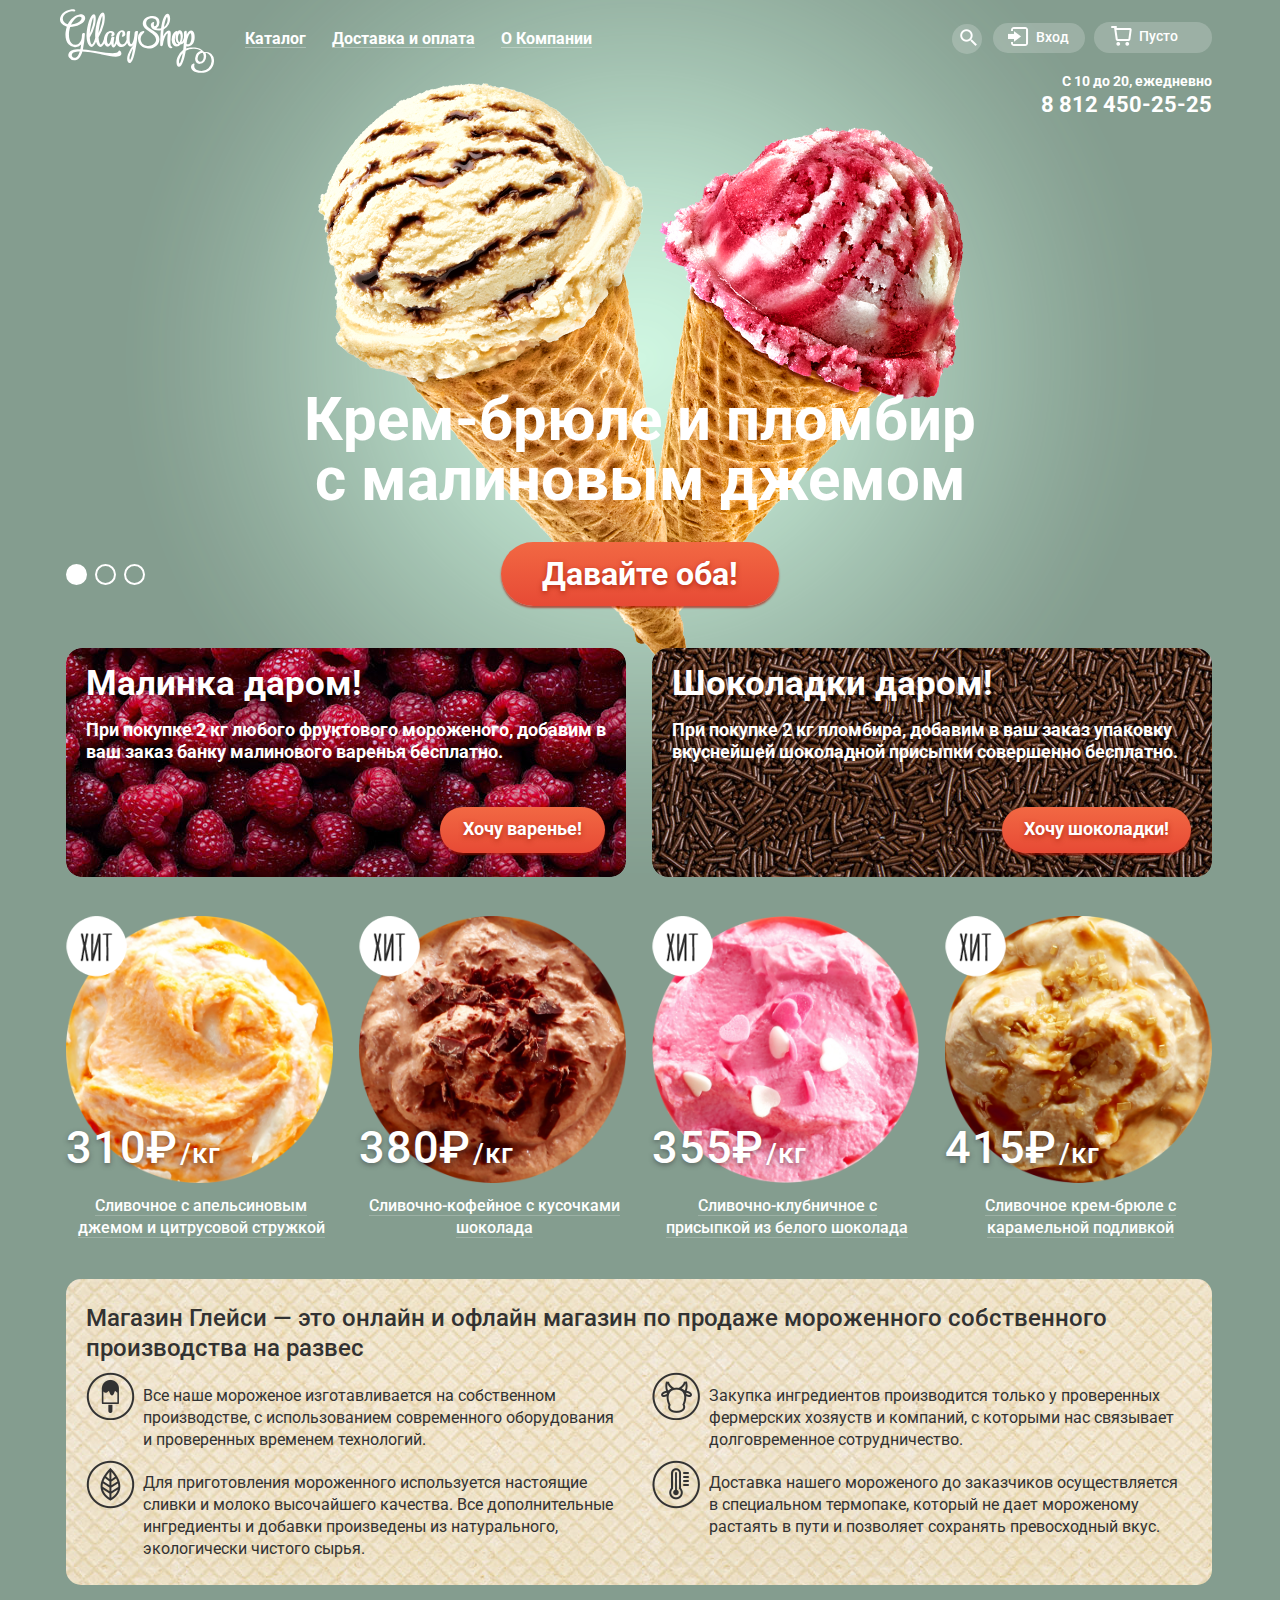
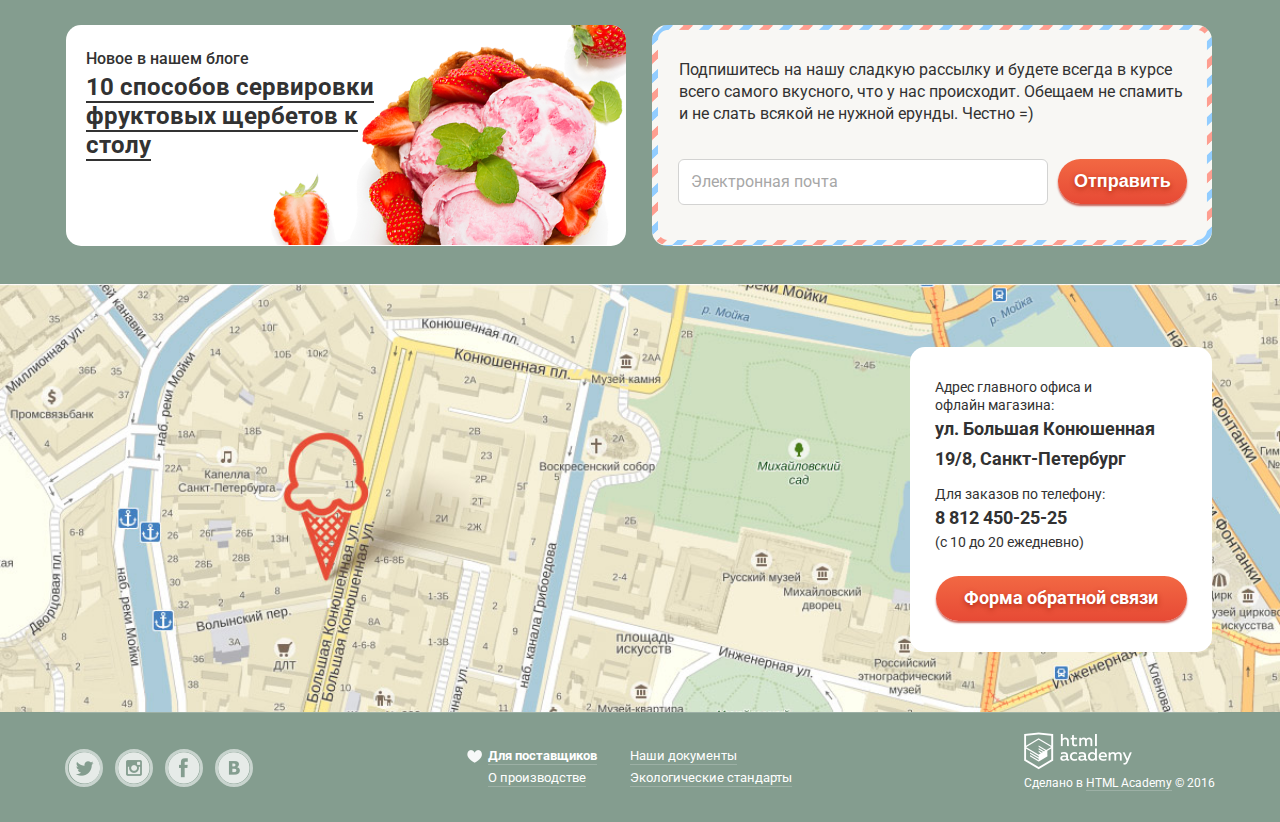
<file: index.html>
<!DOCTYPE html>
<html lang="ru">

<head>
    <meta charset="utf-8">
    <title>HTML Academy: Глейси</title>
    <link href="https://fonts.googleapis.com/css?family=Roboto:400,500,700&amp;subset=cyrillic,cyrillic-ext" rel="stylesheet">
    <link rel="stylesheet" href="css/normalize.css">
    <link href="css/min.style.css" rel="stylesheet">
</head>

<body>
    <input type="radio" name="toggle" id="btn-1" checked>
    <input type="radio" name="toggle" id="btn-2">
    <input type="radio" name="toggle" id="btn-3">
    <div class="site-wrapper">
        <div class="content-wrapper">
            <header>
                <div class="clearfix">
                    <nav class="main-navigation">
                        <img src="img/logo.svg" alt="Лого Gllacyshop" width="154" height="64">
                        <ul class="main-menu">
                            <li>
                                <a class="main-menu-item" href="inner.html">Каталог</a>
                                <ul class="sub-menu">
                                    <li class="sub-menu-title"><a href="#">Новинки</a>
                                    </li>
                                    <li><a href="inner.html">Сливочное</a>
                                    </li>
                                    <li><a href="#">Щербеты</a>
                                    </li>
                                    <li><a href="#">Фруктовый лед</a>
                                    </li>
                                    <li><a href="#">Мелорин</a>
                                    </li>
                                </ul>
                            </li>
                            <li><a class="main-menu-item" href="#">Доставка и оплата</a>
                            </li>
                            <li><a class="main-menu-item" href="#">О Компании</a>
                            </li>
                        </ul>
                    </nav>
                    <div class="user-block">
                        <div class="search">
                            <form class="finder" action="#" method="get">
                                <div>
                                    <input class="input-text" id="search" type="text" name="search" required>
                                    <label for="search">Что ищем?</label>
                                </div>
                                <button type="submit"></button>
                            </form>
                        </div>
                        <div class="divlog">
                            <a class="login" href="#">Вход</a>
                            <form class="login-form" action="#" method="post">
                                <input class="login-mail" id="login-mail" type="text" name="email" required>
                                <label for="login-mail">Электронная почта</label>
                                <input class="login-psw" id="login-psw" type="password" name="password" required>
                                <label for="login-psw">Пароль</label>
                                <button class="btn" type="submit">Войти</button>
                                <div>
                                    <a href="#">Забыли пароль?</a>
                                    <a href="#">Новая регистрация</a>
                                </div>
                            </form>
                        </div>
                        <div class="basket">
                            <a class="cart cart-empty" href="#">Пусто</a>
                        </div>
                    </div>
                </div>
                <div class="opentime">
                    <span>С 10 до 20, ежедневно<br><b>8 812 450-25-25</b></span>
                </div>
            </header>
            <div class="container slider">
                <div class="slide" id="slide1">
                    <div class="slide-title">Крем-брюле и пломбир с малиновым джемом</div>
                    <a class="btn slide-btn" href="#">Давайте оба!</a>
                </div>
                <div class="slide" id="slide2">
                    <div class="slide-title">Шоколадный пломбир и лимонный сорбет</div>
                    <a class="btn slide-btn" href="#">Давайте оба!</a>
                </div>
                <div class="slide" id="slide3">
                    <div class="slide-title">Пломбир с помадкой и клубничный щербет</div>
                    <a class="btn slide-btn" href="#">Давайте оба!</a>
                </div>
                <div class="slider-controls">
                    <label for="btn-1"></label>
                    <label for="btn-2"></label>
                    <label for="btn-3"></label>
                </div>
            </div>

            <main>
                <div class="rasp-chocco">
                    <div class="raspberry">
                        <h2>Малинка даром!</h2>
                        <p>При покупке 2 кг любого фруктового мороженого, добавим в ваш заказ банку малинового варенья бесплатно.</p>
                        <a class="btn" href="#">Хочу варенье!</a>
                    </div>
                    <div class="choccolate">
                        <h2>Шоколадки даром!</h2>
                        <p>При покупке 2 кг пломбира, добавим в ваш заказ упаковку вкуснейшей шоколадной присыпки совершенно бесплатно.</p>
                        <a class="btn" href="#">Хочу шоколадки!</a>
                    </div>
                </div>
                <section>
                    <div class="hit">
                        <img class="superhit" src="img/hit.png" width="61" height="61" alt="ХИТ">
                        <img class="center" src="img/creamy-orange_1.png" width="267" height="267" alt="Сливочное мороженое с апельсиновым джемом и цитрусовой стружкой">
                        <h3>310₽<span class="kilo">/кг</span></h3>
                        <p><span class="icecream-name">Сливочное с апельсиновым джемом и цитрусовой стружкой</span>
                        </p>
                        <div class="hover-block">
                            <a class="btn" href="#">Быстрый просмотр</a>
                        </div>
                    </div>
                    <div class="hit">
                        <img class="superhit" src="img/hit.png" width="61" height="61" alt="ХИТ">
                        <img class="center" src="img/creamy-coffee_2.png" width="267" height="267" alt="Сливочно-кофейное мороженое с кусочками шоколада">
                        <h3>380₽<span class="kilo">/кг</span></h3>
                        <p><span class="icecream-name">Сливочно-кофейное с кусочками шоколада</span>
                        </p>
                        <div class="hover-block">
                            <a class="btn" href="#">Быстрый просмотр</a>
                        </div>
                    </div>
                    <div class="hit">
                        <img class="superhit" src="img/hit.png" width="61" height="61" alt="ХИТ">
                        <img class="center" src="img/creamy-strawberry_3.png" width="267" height="267" alt="Сливочно-клубничное мороженое с присыпкой из белого шоколада">
                        <h3>355₽<span class="kilo">/кг</span></h3>
                        <p><span class="icecream-name">Сливочно-клубничное с<br> присыпкой из белого шоколада</span>
                        </p>
                        <div class="hover-block">
                            <a class="btn" href="#">Быстрый просмотр</a>
                        </div>
                    </div>
                    <div class="hit">
                        <img class="superhit" src="img/hit.png" width="61" height="61" alt="ХИТ">
                        <img class="center" src="img/creamy-crembrulle_4.png" width="267" height="267" alt="Сливочное крем-брюле с карамельной подливкой">
                        <h3>415₽<span class="kilo">/кг</span></h3>
                        <p><span class="icecream-name">Сливочное крем-брюле с карамельной подливкой</span>
                        </p>
                        <div class="hover-block">
                            <a class="btn" href="#">Быстрый просмотр</a>
                        </div>
                    </div>
                </section>
                <div class="preferences">
                    <h3>Магазин Глейси &mdash; это онлайн и офлайн магазин по продаже мороженного собственного производства на развес</h3>
                    <ul>
                        <li class="ico_icecream">
                            Все наше мороженое изготавливается на собственном производстве, с использованием современного оборудования и проверенных временем технологий.
                        </li>
                        <li class="ico_cow">
                            Закупка ингредиентов производится только у проверенных фермерских хозяуств и компаний, с которыми нас связывает долговременное сотрудничество.
                        </li>
                        <li class="ico_list">
                            Для приготовления мороженного используется настоящие сливки и молоко высочайшего качества. Все дополнительные ингредиенты и добавки произведены из натурального, экологически чистого сырья.
                        </li>
                        <li class="ico_thermometer">
                            Доставка нашего мороженого до заказчиков осуществляется в специальном термопаке, который не дает мороженому растаять в пути и позволяет сохранять превосходный вкус.
                        </li>
                    </ul>
                </div>
                <div class="news-subs">
                    <div class="news">
                        <p>Новое в нашем блоге</p>
                        <div><a href="#">10 способов сервировки фруктовых щербетов к столу</a>
                        </div>
                    </div>
                    <div class="subscribe">
                        <p>Подпишитесь на нашу сладкую рассылку и будете всегда в курсе всего самого вкусного, что у нас происходит. Обещаем не спамить и не слать всякой не нужной ерунды. Честно =)</p>
                        <form action="#" method="post">
                            <input class="sender-text" id="email" type="text" name="email" required>
                            <label for="email">Электронная почта</label>
                            <input class="sender-button btn" type="submit" name="submit" value="Отправить">
                        </form>
                    </div>
                </div>
                <article class="map">
                    <div class="map-container">
                        <div class="map-adres">
                            <p>Адрес главного офиса и
                                <br> офлайн магазина:
                                <br>
                                <b>ул. Большая Конюшенная 19/8, Санкт-Петербург</b>
                            </p>
                            <p>Для заказов по телефону:
                                <br>
                                <b>8 812 450-25-25</b>
                                <br> (с 10 до 20 ежедневно)</p>
                            <a class="map-button btn" href="#">Форма обратной связи</a>
                        </div>
                    </div>
                    <div id="yandex-map"><img src="img/map.jpg" alt="Карта" width="1200" height="428">
                    </div>
                </article>
            </main>

            <footer>
                <div class="footer">
                    <div class="share">
                        <a class="social social-tw" href="#"></a>
                        <a class="social social-insta" href="#"></a>
                        <a class="social social-fb" href="#"></a>
                        <a class="social social-vk" href="#"></a>
                    </div>
                    <div class="links">
                        <div class="left-col">
                            <a href="#">Для поставщиков</a>
                            <a href="#">О производстве</a>
                        </div>
                        <div class="right-col">
                            <a href="#">Наши документы</a>
                            <a href="#">Экологические стандарты</a>
                        </div>
                    </div>
                    <div class="copyright">
                        <a href="https://htmlacademy.ru"><img src="img/logo-academy.png" width="108" height="38" alt="HTML Academy">
                        </a>
                        <span>Сделано в <a href="https://htmlacademy.ru">HTML Academy</a> &copy; 2016</span>
                    </div>
                </div>
            </footer>

            <div class="modal-content">
                <button class="modal-content-close" type="button" title="Закрыть">Закрыть</button>
                <h2>Мы обязательно вам ответим!</h2>
                <form class="feedback-form" id="feedback-form" action="https://echo.htmlacademy.ru" method="post">
                    <input id="name" type="text" name="name" required>
                    <label class="feedback-name-lbl" for="name">Как вас зовут?</label>
                    <input id="e-mail" type="text" name="e-mail" required>
                    <label class="feedback-mail-lbl" for="e-mail">Ваша почта для ответа?</label>
                    <textarea id="feedback-text" name="feedback-text" rows="4" cols="49" required></textarea>
                    <label class="feedback-text-lbl" for="feedback-text">Напишите что-нибудь ...</label>
                    <button class="btn send-feedback" type="submit" form="feedback-form" formaction="feedback-form.html">Отправить</button>
                </form>
            </div>
            <div class="modal-overlay"></div>
        </div>
    </div>
    <script type="text/javascript" src="js/min.script.js"></script>
    <script type="text/javascript" charset="utf-8" async src="https://api-maps.yandex.ru/services/constructor/1.0/js/?sid=0Sn4v10ATv1Mz7Gz94NnlWiecp0zEXyD&amp;width=100%25&amp;height=430&amp;id=yandex-map&amp;lang=ru_RU&amp;sourceType=constructor&amp;scroll=true"></script>
</body>

</html>
</file>
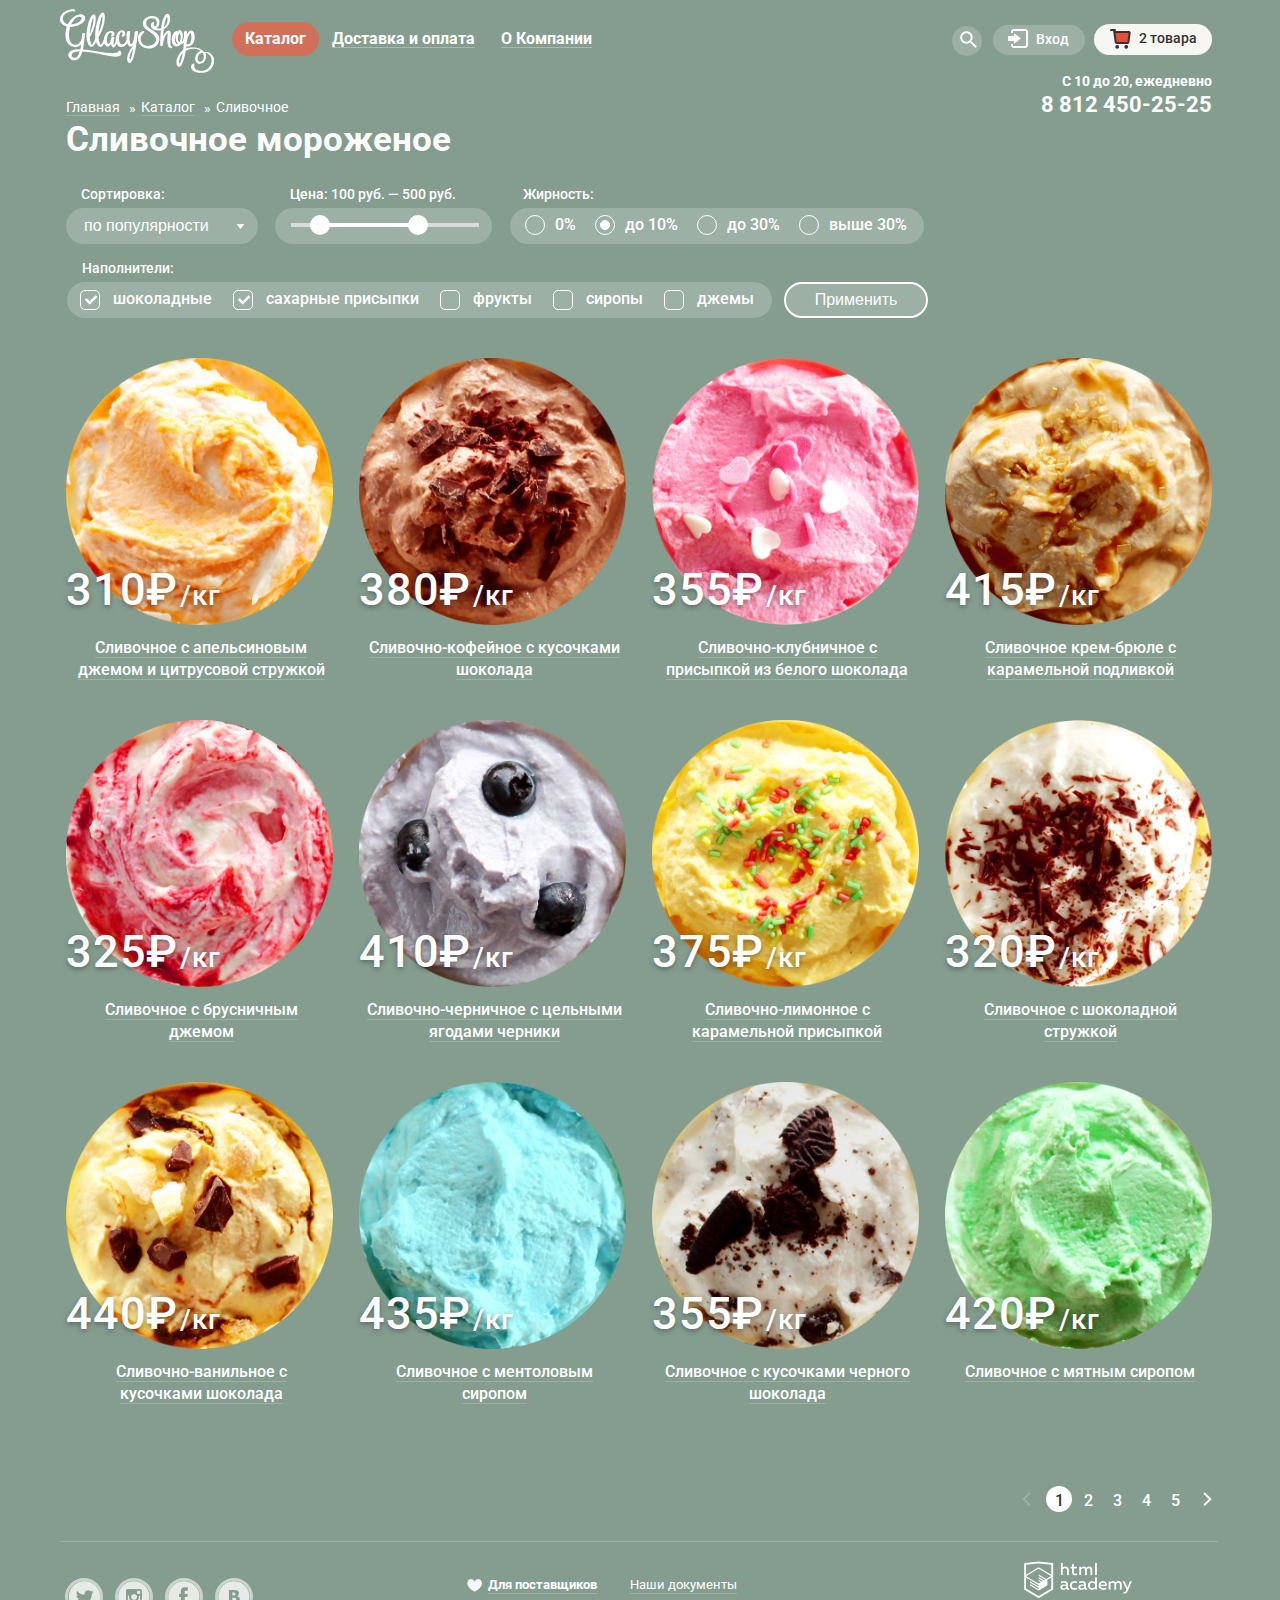
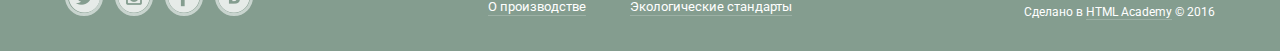
<file: inner.html>
<!DOCTYPE html>
<html lang="ru">

<head>
    <meta charset="utf-8">
    <title>HTML Academy: Глейси</title>
    <link href="https://fonts.googleapis.com/css?family=Roboto:400,500,700&amp;subset=cyrillic,cyrillic-ext" rel="stylesheet">
    <link rel="stylesheet" href="css/normalize.css">
    <link href="css/min.style.css" rel="stylesheet">
</head>

<body>
    <div class="content-wrapper">
        <header>
            <div class="clearfix">
                <nav class="main-navigation">
                    <a href="index.html"><img src="img/logo.svg" alt="Лого Gllacyshop" width="154" height="64">
                    </a>
                    <ul class="main-menu">
                        <li>
                            <a class="main-menu-item current-main-menu">Каталог</a>
                            <ul class="sub-menu">
                                <li class="sub-menu-title"><a href="#">Новинки</a>
                                </li>
                                <li><a class="sub-menu-current">Сливочное</a>
                                </li>
                                <li><a href="#">Щербеты</a>
                                </li>
                                <li><a href="#">Фруктовый лед</a>
                                </li>
                                <li><a href="#">Мелорин</a>
                                </li>
                            </ul>
                        </li>
                        <li><a class="main-menu-item" href="#">Доставка и оплата</a>
                        </li>
                        <li><a class="main-menu-item" href="#">О Компании</a>
                        </li>
                    </ul>
                </nav>
                <div class="user-block">
                    <div class="search">
                        <form class="finder" action="#" method="get">
                            <div>
                                <input class="input-text" id="search" type="text" name="search" required>
                                <label for="search">Что ищем?</label>
                            </div>
                            <button type="submit"></button>
                        </form>
                    </div>
                    <div class="divlog">
                        <a class="login" href="#">Вход</a>
                        <form class="login-form" id="login-form" action="#" method="post">
                            <input class="login-mail" id="login-mail" type="text" name="email" required>
                            <label for="login-mail">Электронная почта</label>
                            <input class="login-psw" id="login-psw" type="password" name="password" required>
                            <label for="login-psw">Пароль</label>
                            <button class="btn" type="submit" form="login-form" formaction="enter.html">Войти</button>l
                            <div>
                                <a href="#">Забыли пароль?</a>
                                <a href="#">Новая регистрация</a>
                            </div>
                        </form>
                    </div>
                    <div class="basket">
                        <a class="cart cart-full" href="#">2 товара</a>
                        <div class="cart-order">
                            <table>
                                <tr>
                                    <td>
                                        <a href=""><img src="img/X.png" width="11" height="11" alt="Крест закрытия">
                                        </a>
                                    </td>
                                    <td><img src="img/icecream-small1.png" width="33" height="33" alt="Пломбир с апельсиновым джемом">
                                    </td>
                                    <td>Пломбир с апельсиновым джемом</td>
                                    <td>1,5 кг х <span>200 руб.</span>
                                    </td>
                                    <td>300 руб.</td>
                                </tr>
                                <tr>
                                    <td>
                                        <a href=""><img src="img/X.png" width="11" height="11" alt="Крест закрытия">
                                        </a>
                                    </td>
                                    <td><img src="img/icecream-small2.png" width="33" height="33" alt="Клубничный пломбир с присыпкой из белого шоколада">
                                    </td>
                                    <td>Клубничный пломбир с присыпкой
                                        <br> из белого шоколада</td>
                                    <td>1,5 кг х <span>300 руб.</span>
                                    </td>
                                    <td>450 руб.</td>
                                </tr>
                            </table>
                            <p>Итого: 750 руб.</p>
                            <button class="btn" type="submit" formaction="order.html">Оформить заказ</button>
                        </div>
                    </div>
                </div>
            </div>
            <div class="opentime">
                <span>С 10 до 20, ежедневно<br><b>8 812 450-25-25</b></span>
            </div>
        </header>
        <main>
            <ul class="breadcrumbs">
                <li><a href="index.html">Главная</a>
                </li>
                <li><a href="#">Каталог</a>
                </li>
                <li>Сливочное</li>
            </ul>
            <h1>Сливочное мороженое</h1>
            <div class="filters">
                <form id="filters-form" action="#" method="get">
                    <div class="sorting">
                        <span>Сортировка:</span>
                        <div class="sort">
                            <select name="sort" id="sort">
                                <option value="popular">по популярности</option>
                                <option value="cheap">сначало недорогие</option>
                                <option value="cher">сначало дорогие</option>
                                <option value="fat">по жирности</option>
                            </select>
                        </div>
                    </div>
                    <div class="pricing">
                        <span>Цена: 100 руб. &mdash; 500 руб.</span>
                        <div class="range-controls">
                            <div class="scale">
                                <div class="bar"></div>
                            </div>
                            <div class="toggle min-toggle"></div>
                            <div class="toggle max-toggle"></div>
                        </div>
                    </div>
                    <div class="fatness">
                        <span>Жирность:</span>
                        <fieldset>
                            <input type="radio" name="fat" id="fat0" value="0%">
                            <label class="filters=label" for="fat0">0%</label>
                            <input type="radio" name="fat" id="fat10" value="10%" checked>
                            <label class="filters=label" for="fat10">до 10%</label>
                            <input type="radio" name="fat" id="fat-less30" value="less30%">
                            <label class="filters=label" for="fat-less30">до 30%</label>
                            <input type="radio" name="fat" id="fat-more30" value="more30%">
                            <label class="filters=label" for="fat-more30">выше 30%</label>
                        </fieldset>
                    </div>
                    <div class="filler">
                        <span>Наполнители:</span>
                        <fieldset>
                            <input type="checkbox" name="fill-chocco" id="fill-chocco" value="fill-chocco" checked>
                            <label class="filter-label" for="fill-chocco">шоколадные</label>
                            <input type="checkbox" name="fill-sugar" id="fill-sugar" value="fill-sugar" checked>
                            <label class="filter-label" for="fill-sugar">сахарные присыпки</label>
                            <input type="checkbox" name="fill-fruit" id="fill-fruit" value="fill-fruit">
                            <label class="filter-label" for="fill-fruit">фрукты</label>
                            <input type="checkbox" name="fill-sirop" id="fill-sirop" value="fill-sirop">
                            <label class="filter-label" for="fill-sirop">сиропы</label>
                            <input type="checkbox" name="fill-jam" id="fill-jam" value="fill-jam">
                            <label class="filter-label" for="fill-jam">джемы</label>
                        </fieldset>
                    </div>
                    <button class="filter-form-submit" type="submit" form="filters-form" formaction="result.html">Применить</button>
                </form>
            </div>
            <section class="icecream">
                <div class="hit">
                    <img class="center" src="img/creamy-orange_1.png" width="267" height="267" alt="Сливочное с апельсиновым джемом и цитрусовой стружкой">
                    <h3>310₽<span class="kilo">/кг</span></h3>
                    <p><span class="icecream-name">Сливочное с апельсиновым джемом и цитрусовой стружкой</span>
                    </p>
                    <div class="hover-block">
                        <a class="btn" href="#">Быстрый просмотр</a>
                    </div>
                </div>
                <div class="hit">
                    <img class="center" src="img/creamy-coffee_2.png" width="267" height="267" alt="Сливочно-кофейное с кусочками шоколада">
                    <h3>380₽<span class="kilo">/кг</span></h3>
                    <p><span class="icecream-name">Сливочно-кофейное с кусочками шоколада</span>
                    </p>
                    <div class="hover-block">
                        <a class="btn" href="#">Быстрый просмотр</a>
                    </div>
                </div>
                <div class="hit">
                    <img class="center" src="img/creamy-strawberry_3.png" width="267" height="267" alt="Сливочно-клубничное с присыпкой из белого шоколада">
                    <h3>355₽<span class="kilo">/кг</span></h3>
                    <p><span class="icecream-name">Сливочно-клубничное с<br> присыпкой из белого шоколада</span>
                    </p>
                    <div class="hover-block">
                        <a class="btn" href="#">Быстрый просмотр</a>
                    </div>
                </div>
                <div class="hit">
                    <img class="center" src="img/creamy-crembrulle_4.png" width="267" height="267" alt="Сливочное крем-брюле с карамельной подливкой">
                    <h3>415₽<span class="kilo">/кг</span></h3>
                    <p><span class="icecream-name">Сливочное крем-брюле с карамельной подливкой</span>
                    </p>
                    <div class="hover-block">
                        <a class="btn" href="#">Быстрый просмотр</a>
                    </div>
                </div>
                <div class="hit">
                    <img class="center" src="img/creamy-lingonberry.png" width="267" height="267" alt="Сливочное с брусничным джемом">
                    <h3>325₽<span class="kilo">/кг</span></h3>
                    <p><span class="icecream-name">Сливочное с брусничным<br> джемом</span>
                    </p>
                    <div class="hover-block">
                        <a class="btn" href="#">Быстрый просмотр</a>
                    </div>
                </div>
                <div class="hit">
                    <img class="center" src="img/creamy-blueberry.png" width="267" height="267" alt="Сливочно-черничное с цельными ягодами черники">
                    <h3>410₽<span class="kilo">/кг</span></h3>
                    <p><span class="icecream-name">Сливочно-черничное с цельными ягодами черники</span>
                    </p>
                    <div class="hover-block">
                        <a class="btn" href="#">Быстрый просмотр</a>
                    </div>
                </div>
                <div class="hit">
                    <img class="center" src="img/creamy-lemon.png" width="267" height="267" alt="Сливочно-лимонное с карамельной присыпкой">
                    <h3>375₽<span class="kilo">/кг</span></h3>
                    <p><span class="icecream-name">Сливочно-лимонное с карамельной присыпкой</span>
                    </p>
                    <div class="hover-block">
                        <a class="btn" href="#">Быстрый просмотр</a>
                    </div>
                </div>
                <div class="hit">
                    <img class="center" src="img/creamy-chocolate-chips.png" width="267" height="267" alt="Сливочное с шоколадной стружкой">
                    <h3>320₽<span class="kilo">/кг</span></h3>
                    <p><span class="icecream-name">Сливочное с шоколадной стружкой</span>
                    </p>
                    <div class="hover-block">
                        <a class="btn" href="#">Быстрый просмотр</a>
                    </div>
                </div>
                <div class="hit">
                    <img class="center" src="img/creamy-vanilla.png" width="267" height="267" alt="Сливочно-ванильное с кусочками шоколада">
                    <h3>440₽<span class="kilo">/кг</span></h3>
                    <p><span class="icecream-name">Сливочно-ванильное с<br> кусочками шоколада</span>
                    </p>
                    <div class="hover-block">
                        <a class="btn" href="#">Быстрый просмотр</a>
                    </div>
                </div>
                <div class="hit">
                    <img class="center" src="img/creamy-menthol.png" width="267" height="267" alt="Сливочное с ментоловым сиропом">
                    <h3>435₽<span class="kilo">/кг</span></h3>
                    <p><span class="icecream-name">Сливочное с ментоловым<br> сиропом</span>
                    </p>
                    <div class="hover-block">
                        <a class="btn" href="#">Быстрый просмотр</a>
                    </div>
                </div>
                <div class="hit">
                    <img class="center" src="img/creamy-black-chocolate.png" width="267" height="267" alt="Сливочное с кусочками черного шоколада">
                    <h3>355₽<span class="kilo">/кг</span></h3>
                    <p><span class="icecream-name">Сливочное с кусочками черного шоколада</span>
                    </p>
                    <div class="hover-block">
                        <a class="btn" href="#">Быстрый просмотр</a>
                    </div>
                </div>
                <div class="hit">
                    <img class="center" src="img/creamy-mynth-sirop.png" width="267" height="267" alt="Сливочное с мятным сиропом">
                    <h3>420₽<span class="kilo">/кг</span></h3>
                    <p><span class="icecream-name">Сливочное с мятным сиропом</span>
                    </p>
                    <div class="hover-block">
                        <a class="btn" href="#">Быстрый просмотр</a>
                    </div>
                </div>
            </section>
            <div class="paginator">
                <a class="prev disabled" href="#prev"></a>
                <a class="current" href="#1">1</a>
                <a href="#2">2</a>
                <a href="#3">3</a>
                <a href="#4">4</a>
                <a href="#5">5</a>
                <a class="next" href="#next"></a>
            </div>
        </main>
        <footer>
            <div class="footer">
                <div class="share">
                    <a class="social social-tw" href="#"></a>
                    <a class="social social-insta" href="#"></a>
                    <a class="social social-fb" href="#"></a>
                    <a class="social social-vk" href="#"></a>
                </div>
                <div class="links">
                    <div class="left-col">
                        <a href="#">Для поставщиков</a>
                        <a href="#">О производстве</a>
                    </div>
                    <div class="right-col">
                        <a href="#">Наши документы</a>
                        <a href="#">Экологические стандарты</a>
                    </div>
                </div>
                <div class="copyright">
                    <a href="https://htmlacademy.ru"><img src="img/logo-academy.png" width="108" height="38" alt="HTML Academy">
                    </a>
                    <span>Сделано в <a href="https://htmlacademy.ru">HTML Academy</a> &copy; 2016</span>
                </div>
            </div>
        </footer>
    </div>
</body>

</html>
</file>
<file: css/min.style.css>
body{font-size:16px;line-height:22px;color:white;font-family:"Roboto", "Arial", sans-serif;font-style:normal;background:#849d8f}body > input[type="radio"]{display:none}.clearfix::after{content:"";display:table;clear:both}.site-wrapper{min-width:1200px;background:#849d8f url("../img/slide-1.png") no-repeat top center}.content-wrapper{width:1160px;margin:0 auto;font-size:0}.slider{position:relative;padding-top:317px;text-align:center;color:#ffffff}.slide{display:none}.slide-title{width:700px;margin:0 auto;margin-bottom:31px;font-weight:700;font-size:60px;line-height:60.35px}.btn{color:white;font-weight:700;font-size:18px;line-height:24px;text-shadow:0 2px 5px rgba(160, 32, 11, 0.76);min-height:45px;border-radius:45px;border:none;background:#f26843;background:-moz-linear-gradient(top, #f26843 0%, #e74a35 100%);background:-webkit-linear-gradient(top, #f26843 0%, #e74a35 100%);background:linear-gradient(to bottom, #f26843 0%, #e74a35 100%);box-shadow:0 2px 2px rgba(172, 16, 0, 0.64)}.btn:hover{background:-moz-linear-gradient(top, #f58669 0%, #ec6f5e 100%);background:-webkit-linear-gradient(top, #f58669 0%, #ec6f5e 100%);background:linear-gradient(to bottom, #f58669 0%, #ec6f5e 100%);box-shadow:0 2px 2px rgba(172, 16, 0, 1)}.btn:active{background:-moz-linear-gradient(top, #d84732 0%, #e1613e 100%);background:-webkit-linear-gradient(top, #d84732 0%, #e1613e 100%);background:linear-gradient(to bottom, #d84732 0%, #e1613e 100%);box-shadow:0 2px 2px rgba(172, 16, 0, 1)}.slide-btn{display:inline-block;padding:9px 41px;font-size:32px;line-height:46px;vertical-align:top;text-decoration:none;border-radius:33px}.slider-controls{position:absolute;bottom:20px;left:6px;z-index:20}.slider-controls label{display:inline-block;width:17px;height:17px;margin-right:8px;vertical-align:top;background-color:transparent;border:2px solid #ffffff;border-radius:50%;cursor:pointer}.slider-controls label:hover{background-color:rgba(255, 255, 255, 0.2)}#btn-1:checked ~ .site-wrapper #slide1,#btn-2:checked ~ .site-wrapper #slide2,#btn-3:checked ~ .site-wrapper #slide3{display:block}#btn-1:checked ~ .site-wrapper label[for="btn-1"],#btn-2:checked ~ .site-wrapper label[for="btn-2"],#btn-3:checked ~ .site-wrapper label[for="btn-3"]{background-color:#ffffff}#btn-1:checked ~ .site-wrapper{background-color:#849d8f;background-image:url("../img/slide-1.png")}#btn-2:checked ~ .site-wrapper{background-color:#8996a6;background-image:url("../img/slide-2.png")}#btn-3:checked ~ .site-wrapper{background-color:#9d8b84;background-image:url("../img/slide-3.png")}.site-wrapper::before,.site-wrapper::after{content:"";visibility:hidden}.site-wrapper::before,.site-wrapper::after{background-color:#849d8f;background-image:url(../img/slide-1.png)}.site-wrapper::after{background-color:#8996a6;background-image:url(../img/slide-2.png)}.main-navigation{font-size:0;display:inline-block;vertical-align:top}.main-navigation img{float:left;width:154px;height:64px;padding-top:9px}.main-menu{list-style:none;font-size:0;padding:0;display:inline-block;vertical-align:top;margin-left:18px;margin-top:7px;border-radius:20px;box-shadow:none}.main-menu-item{min-height:32px;margin:8px 13px;color:#ffffff;font-size:16px;font-weight:700;line-height:18px;text-decoration:none;box-shadow:inset 0 -1px 0 rgba(255,255,255,0.3);border-bottom:1px solid transparent;position:relative;z-index:40}.main-menu-item:hover,.main-menu-item:active{margin:0;padding:7px 13px;color:#323232;border-radius:20px;background-color:#f7f6f3;box-shadow:none;z-index:40}.main-menu-item:active{box-shadow:inset 0 2px 2px #323232}.current-main-menu{border-radius:20px;background-color:#d07058;margin:0;padding:7px 13px;border-radius:20px;box-shadow:none}.main-menu li{display:inline-block;vertical-align:top;font-size:16px;font-weight:700;line-height:18px;position:relative;margin:0;padding:23px 0 23px 0}.main-menu > li:hover .sub-menu{display:block;cursor:pointer;z-index:100}.sub-menu{display:none;position:absolute;top:53px;left:-8px;border-radius:5px;background-color:white;padding:0;margin:0;z-index:10;box-shadow:0 15px 50px #323232}.sub-menu li{padding:0;min-width:141px;display:block}.sub-menu li:hover a{background-color:#fbded7}.sub-menu li:active a{background-color:#f6b5a5}.sub-menu a{border-bottom:none;color:#333333;font-weight:400;font-size:14px;line-height:16px;white-space:nowrap;display:block;padding:10px 20px 5px;text-decoration:none}.sub-menu li:last-child{padding-bottom:9px}.sub-menu-title a{font-weight:700;padding-bottom:12px;border-radius:5px 5px 0 0}.sub-menu-title::after{content:"";position:absolute;width:126px;top:38px;left:8px;height:1px;background-color:#d1d0ce}.sub-menu-current{background-color:#d07058}.user-block{float:right;display:inline-block;vertical-align:top;font-size:0;position:relative;text-align:right;margin:0;padding:0;padding-right:8px;list-style-type:none;width:320px}.user-block input{box-sizing:border-box;height:46px;color:#333333;outline:none;background:white;font-weight:700;font-size:16px;line-height:24px}.user-block input:hover{border:2px solid #c7c6c5}.user-block input:focus{border:2px solid #8fbdec}.user-block a{font-weight:500;font-size:14px;line-height:16px;text-decoration:none;color:white}.finder{display:inline-block;vertical-align:top;height:30px;width:30px;border-radius:30px;background-color:rgba(255, 255, 255, 0.2);padding:5px;box-sizing:border-box;font-weight:400;font-size:14px;line-height:24px;position:relative;margin-right:11px}.finder:hover{background-color:#f8f7f4;cursor:pointer}.finder label{position:absolute;color:#a7a7a7;font-weight:400;font-size:16px;line-height:24px;left:30px;top:31px}.input-text:focus + label{top:5px;color:#8fbdec;font-size:11px;line-height:13px;font-weight:400}.input-text:valid + label{top:5px;color:#999999;font-size:11px;line-height:13px;font-weight:400}.search{position:relative;display:inline-block;vertical-align:bottom;color:#ffffff;height:43px;width:50px;z-index:10}.divlog{position:relative;display:inline-block;vertical-align:bottom;color:#ffffff;min-width:35px;padding:22px 0 14px 0px}.basket{min-width:40px;padding:22px 0 14px 0;position:relative;display:inline-block;vertical-align:bottom;color:#ffffff}.finder div{position:absolute;display:none;top:34px;left:-311px;width:342px;min-height:84px;background-color:#f8f7f4;border-radius:6px;box-shadow:0 15px 50px #323232}.finder .input-text{border:1px solid #d3d3d2;border-radius:6px;background-color:white;padding:12px;margin:20px 16px;width:310px;box-sizing:border-box}.finder button{background-image:url("../img/sprite.png");background-color:transparent;border:none;width:17px;height:17px;background-position:-10px -589px;display:inline-block;vertical-align:top}.finder:hover button{background-color:transparent;border:none;width:17px;height:17px;background-position:-10px -626px}.login{display:inline-block;vertical-align:top;margin-right:9px;height:30px;border-radius:30px;background-color:rgba(255, 255, 255, 0.2);padding:6px;padding-left:43px;padding-right:16px;box-sizing:border-box;position:relative}.login::before{content:"";position:absolute;top:4px;left:15px;background-image:url("../img/sprite.png");background-color:transparent;border:none;width:21px;height:19px;background-position:-10px -90px}.login:hover{background-color:#f8f7f4;color:#333333}.login:hover::before{background-position:-10px -129px}.login-form{position:absolute;display:none;vertical-align:top;top:59px;right:9px;width:277px;min-height:216px;background-color:#f8f7f4;border-radius:6px;font-weight:400;font-size:14px;line-height:24px;z-index:30;box-shadow:0 15px 50px #323232}.login-form input{display:block;box-sizing:border-box;width:241px;margin-top:20px;margin-left:19px;padding:15px;border-radius:6px;border:1px solid #d3d3d2}.login-mail + label{position:absolute;color:#a7a7a7;font-weight:400;font-size:16px;line-height:24px;left:36px;top:31px}.login-mail:focus + label{top:5px;color:#8fbdec;font-size:11px;line-height:13px;font-weight:400}.login-mail:valid + label{top:5px;color:#999999;font-size:11px;line-height:13px;font-weight:400}.login-psw + label{position:absolute;color:#a7a7a7;font-weight:400;font-size:16px;line-height:24px;left:36px;top:97px}.login-psw:focus + label{top:71px;color:#8fbdec;font-size:11px;line-height:13px;font-weight:400}.login-psw:valid + label{top:71px;color:#999999;font-size:11px;line-height:13px;font-weight:400}.login-form a{color:#676766;font-size:13px;line-height:24px;border-bottom:1px solid #adacaa;display:inline-block;vertical-align:top;line-height:13px}.login-form button{margin:20px;margin-left:18px;margin-right:10px;width:103px}.login-form div{display:inline-block;vertical-align:top;margin-top:20px;width:123px;margin-right:11px;text-align:left}.cart{display:inline-block;vertical-align:top;height:31px;width:118px;border-radius:31px;padding:6px;padding-left:45px;padding-right:35px;box-sizing:border-box;position:relative;white-space:nowrap}.cart::before{content:"";position:absolute;top:8px;left:15px;background-color:transparent;border:none;width:21px;height:20px}.cart-empty{background-image:url("../img/sprite.png");background-position:7px -6px;background-color:rgba(255, 255, 255, 0.2)}.cart-full{background-image:url("../img/sprite.png");background-position:6px -45px;background-color:#f7f6f3;margin-top:2px}a.cart-full{color:#333333}.cart-order{position:absolute;z-index:30;display:none;vertical-align:top;top:59px;right:0;width:540px;min-height:243px;background-color:#f8f7f4;border-radius:6px;font-weight:400;font-size:13px;line-height:16px;color:#333333;box-shadow:0 15px 50px #323232}.cart-order table{margin:15px;margin-top:10px;border-bottom:1px solid #cacac7}.cart-order td{padding:10px 5px}.cart-order td:nth-child(4){padding-right:20px;padding-left:20px}.cart-order td:nth-child(5){padding-right:15px}.cart-order span{color:#b2b2b1}.cart-order p{font-weight:700;font-size:15px;line-height:18px;text-align:right;padding-right:15px}.cart-order button{width:170px;margin-right:15px;float:right}.search:hover div,.divlog:hover .login-form,.basket:hover .cart-order{display:inline-block;vertical-align:top}.opentime{text-align:right;font-size:14px;line-height:16px;font-weight:700;padding-right:8px;float:right}.opentime b{font-size:22px;line-height:32px;font-weight:700}footer div{display:inline-block;vertical-align:top}.footer{margin-top:0;margin-bottom:25px;display:inline-block;vertical-align:top;border-top:1px solid rgba(255, 255, 255, 0.2)}.share{margin-right:214px;margin-left:5px}.social{display:inline-block;vertical-align:top;width:32px;height:32px;margin-top:36px;margin-right:12px;background:transparent url("../img/sprite2.png");opacity:0.8;border-radius:32px;border:3px solid #dae2de}.social:hover{opacity:1}.social:active{opacity:0.8;box-shadow:inset 0 2px 1px -1px #888888}.social:last-child{margin-right:0}.social-tw{background-position:-10px -182px}.social-insta{background-position:-10px -96px}.social-fb{background-position:-10px -10px}.social-vk{background-position:-10px -234px}.links{font-weight:400;font-size:13px;line-height:16px;width:334px;min-height:37px;margin-right:223px;margin-top:35px}.links a{text-decoration:none;color:white;border-bottom:1px solid rgba(255, 255, 255, 0.2);display:inline-block;vertical-align:top}.links a:first-child{margin-bottom:5px}.links::before{content:"";display:inline-block;vertical-align:top;width:15px;min-height:16px;background:transparent url("../img/sprite.png") no-repeat;background-position:-10px -166px}.left-col a:first-child{font-weight:700}.left-col{display:inline-block;vertical-align:top;width:112px;margin:0;margin-left:3px}.right-col{display:inline-block;vertical-align:top;width:165px;margin:0;margin-left:27px}.copyright{width:194px;min-height:60px;font-size:12px;line-height:27px;margin-top:19px;margin-right:0}.copyright img{display:block}.copyright a{text-decoration:none;color:white;border-bottom:1px solid rgba(255, 255, 255, 0.2)}main h1{font-weight:700;font-size:35px;line-height:41px;margin:0;padding:0;margin-top:4px;margin-left:6px;margin-bottom:26px}.breadcrumbs{font-weight:400;font-size:14px;line-height:16px;list-style:none;margin:0;margin-top:26px;margin-left:6px;padding:0}.breadcrumbs li{position:relative;display:inline;padding-right:18px}.breadcrumbs a{text-decoration:none;color:white;border-bottom:1px solid rgba(255, 255, 255, 0.2)}.breadcrumbs li::after{content:"\00bb";position:absolute;top:1px;right:4px;width:8px;height:14px}.breadcrumbs li:last-child::after{display:none}.links a:hover,.copyright a:hover,.breadcrumbs a:hover{color:#ffbc9e;border-color:#ffbc9e}.links a:active,.copyright a:active,.breadcrumbs a:hover{color:#ffbc9e;border-color:#ffbc9e}.paginator{width:197px;margin:29px auto;margin-right:6px;white-space:nowrap;background:transparent}.paginator a{display:inline-block;min-width:26px;height:26px;text-align:center;vertical-align:top;text-decoration:none;font-weight:500;font-size:16px;line-height:18px;color:white;box-sizing:border-box;padding-top:6px;margin-right:3px;margin-top:1px}.paginator .prev{margin-left:5px;margin-right:15px;margin-top:7px;min-width:9px;height:14px;background:transparent url(../img/sprite2.png) no-repeat -10px -148px}.paginator .next{margin-left:12px;margin-right:0;margin-top:7px;min-width:9px;height:14px;background:transparent url(../img/sprite2.png) no-repeat -10px -62px}.paginator .disabled{opacity:0.2;cursor:default}.paginator a:hover{background-color:rgba(255, 255, 255, 0.2);border-radius:14px}.paginator .current,.paginator a:active{background-color:white;color:#333333;border-radius:14px}a.current:hover{background-color:white}a.prev:hover,a.next:hover{background-color:transparent}.filters{font-weight:500;font-size:16px;line-height:18px;margin:0;padding:0}.filters span{font-weight:500;font-size:14px;line-height:16px;display:block;margin-left:15px;margin-bottom:6px}.sorting{display:inline-block;width:192px;min-height:60px;vertical-align:top;margin-right:10px;margin-bottom:14px;margin-left:6px;position:relative}.sorting select{background-color:rgba(255, 255, 255, 0.2);position:relative;width:192px;min-height:36px;color:white;border-radius:36px;padding-left:18px;border:none;-webkit-appearance:none;-moz-appearance:none;-ms-appearance:none}.sorting select:hover{background-color:white;color:#333333;cursor:pointer}.sort option{background-color:white;color:#333333;cursor:pointer}.sort option:hover{background-color:grey;color:#333333;cursor:pointer}.sort::after{content:"";position:absolute;background:transparent url("../img/marker.png") no-repeat;width:9px;height:5px;top:38px;right:13px}.sort:hover::after{content:"";position:absolute;background:transparent url("../img/marker-black.png") no-repeat;width:9px;height:5px;top:38px;right:13px}.pricing{display:inline-block;width:217px;vertical-align:top;height:36px;margin-right:12px;margin-bottom:14px;margin-left:3px}.range-controls{position:relative;height:36px;padding-left:16px;padding-right:13px;background-color:rgba(255, 255, 255, 0.2);border-radius:36px;overflow:hidden}.scale{margin-top:15px;height:4px;background:#d7dcde}.bar{height:4px;background:white;margin-left:35px;width:87px}.toggle{position:absolute;top:7px;width:20px;height:20px;background:white;cursor:pointer;border-radius:50%}.min-toggle{left:35px}.max-toggle{left:133px}.toggle:hover{cursor:pointer}.fatness{display:inline-block;vertical-align:top}.fatness fieldset{background-color:rgba(255, 255, 255, 0.2);border:none;border-radius:36px;padding-top:8px;height:16px;padding-right:3px}.filler{display:inline-block;vertical-align:top;margin-left:7px}.fatness label,.filler label{float:left}.filler fieldset{background-color:rgba(255, 255, 255, 0.2);border:none;border-radius:36px;padding-top:8px;height:16px;margin-top:0px;margin-left:0px;padding-right:0px}.filler input[type="checkbox"],.fatness input[type="radio"]{display:none}.fatness input[type="radio"] + label{padding-left:35px;padding-right:14px;position:relative;cursor:pointer}.filler input[type="checkbox"] + label{padding-left:36px;position:relative;cursor:pointer;margin-right:18px}.filler input[type="checkbox"] + label::before{content:"";width:18px;height:18px;border:1px solid white;border-radius:5px;background-color:transparent;position:absolute;top:0px;left:3px}.filler input[type="checkbox"] + label:hover::before{content:"";width:18px;height:18px;border:2px solid white;border-radius:5px;background-color:transparent;position:absolute;top:-1px;left:2px}.fatness input[type="radio"] + label::before{content:"";width:18px;height:18px;border:1px solid white;border-radius:18px;background-color:transparent;position:absolute;top:-1px;left:5px}.fatness input[type="radio"]:hover + label:hover::before{content:"";width:18px;height:18px;border:2px solid white;border-radius:18px;background-color:transparent;position:absolute;top:-2px;left:4px}.filler input[type="checkbox"]:checked + label::after{content:"";background:transparent url("../img/checked.png") no-repeat;background-position:-3px -3px;border:none;width:15px;height:15px;position:absolute;top:3px;left:7px}.fatness input[type="radio"]:checked + label::after{content:"";width:8px;height:8px;background-color:white;border:1px solid white;border-radius:8px;position:absolute;top:4px;left:10px}.filter-form-submit{width:144px;height:36px;margin-left:6px;margin-top:22px;border:2px solid white;background-color:rgba(255, 255, 255, 0.2);border-radius:18px;color:white}.filter-form-submit:hover{color:#333333;background-color:white}.filter-form-submit:active{opacity:0.8;box-shadow:inset 0 2px 1px -1px #888888}.icecream{font-size:0;margin:36px auto 45px}.hit{display:inline-block;width:270px;vertical-align:top;position:relative;margin:4px 11px 34px 12px}.hit:nth-child(4n+1){margin-left:6px;margin-right:11px}.hit:nth-child(4n){margin-right:0px;margin-left:12px}.hover-block{display:none;position:absolute;top:-5px;left:-13px;width:293px;height:405px;background-color:rgba(255, 255, 255, 0.2);border-radius:5px;z-index:10;box-shadow:0 10px 50px 1px rgba(0, 0, 0, 0.4)}.hover-block a{text-decoration:none;font-weight:700;font-size:18px;line-height:24px;position:absolute;bottom:21px;left:46px;width:200px;min-height:45px;text-align:center;padding-top:10px;box-sizing:border-box}.hover-block a:hover{cursor:pointer}.hit:hover .hover-block{display:inline-block;vertical-align:top}.hit:hover .center{position:relative;z-index:20}.hit h3{position:absolute;top:180px;font-size:45px;font-weight:500;line-height:13px;text-align:left;text-shadow:0 2px 5px rgba(49, 50, 53, 0.5);letter-spacing:0.8px}.hit:hover h3{z-index:20}.hit .kilo{font-size:28px;margin-left:2px}.hit p{font-size:16px;font-weight:500;line-height:22px;text-align:center;margin:1px}.hit .icecream-name{border-bottom:1px solid rgba(255, 255, 255, 0.2)}.hit:hover .icecream-name{border:none}.superhit{position:absolute;left:0;top:0;z-index:30}.rasp-chocco{font-size:0;margin-top:42px;margin-bottom:35px}.raspberry{display:inline-block;vertical-align:top;width:560px;height:229px;margin-left:6px;margin-right:26px;font-size:18px;font-weight:700;line-height:22px;background:#af0111 url("../img/raspberry.jpg") no-repeat;border-radius:16px}.choccolate{display:inline-block;vertical-align:top;width:560px;height:229px;font-size:18px;font-weight:700;line-height:22px;background:#775042 url("../img/chocolate.jpg") no-repeat;border-radius:16px}.rasp-chocco h2{margin:0;margin-left:20px;margin-top:15px;font-weight:700;font-size:35px;line-height:41px}.rasp-chocco p{margin:0;margin-left:20px;margin-top:15px;padding-right:20px}.raspberry a{text-decoration:none;min-width:165px;height:46px;display:inline-block;vertical-align:top;box-sizing:border-box;text-align:center;padding-top:10px;margin-top:44px;margin-left:374px}.choccolate a{text-decoration:none;min-width:189px;height:46px;display:inline-block;vertical-align:top;box-sizing:border-box;text-align:center;padding-top:10px;margin-top:44px;margin-left:350px}.preferences{font-size:0;background:#efe4cd url("../img/bg_waffle.jpg");border-radius:15px;margin-top:5px;margin-bottom:40px;margin-left:6px;margin-right:8px;min-height:306px}.preferences ul{list-style:none;padding:0}.preferences h3{font-weight:500;font-size:24px;line-height:30px;color:#323232;margin:0;margin-left:20px;padding-top:24px;margin-bottom:22px}.preferences li{font-weight:400;font-size:16px;line-height:22px;color:#323232;display:inline-block;vertical-align:top;width:476px;margin-left:77px;margin-bottom:21px;margin-right:13px;position:relative}.ico_icecream::before{content:"";position:absolute;top:-14px;left:-57px;background:transparent url("../img/sprite.png") no-repeat;width:49px;height:49px;background-position:-10px -381px}.ico_cow::before{content:"";position:absolute;top:-14px;left:-57px;background:transparent url("../img/sprite.png") no-repeat;width:48px;height:49px;background-position:-10px -312px}.ico_list::before{content:"";position:absolute;top:-12px;left:-57px;background:transparent url("../img/sprite.png") no-repeat;width:49px;height:49px;background-position:-10px -451px}.ico_thermometer::before{content:"";position:absolute;top:-12px;left:-57px;background:transparent url("../img/sprite.png") no-repeat;width:48px;height:49px;background-position:-10px -520px}.news-subs{color:#323232;margin-bottom:38px}.news{display:inline-block;vertical-align:top;width:560px;height:221px;margin-left:6px;background:white url("../img/strawberry-fon_1200.png") no-repeat;border-radius:15px;margin-right:26px}.news p{font-weight:500;font-size:16px;line-height:22px;margin-left:20px;margin-top:23px;margin-bottom:7px}.news div{width:290px;margin-left:20px}.news a{text-decoration:none;font-weight:700;font-size:24px;line-height:21px;color:#323232;border-bottom:2px solid #323232}.subscribe{display:inline-block;width:560px;height:221px;vertical-align:top;background-color:#f8f7f4;border-radius:15px;background-image:url("../img/post-fon_1200.png")}.subscribe p{font-weight:400;font-size:16px;line-height:22px;margin:34px 27px 34px;padding:0}.subscribe form{position:relative}.sender-text{color:#333333;outline:none;background:white;font-weight:700;font-size:16px;line-height:24px;width:370px;height:46px;margin-left:26px;margin-right:10px;border:1px solid #d3d3d2;border-radius:6px;padding:12px;box-sizing:border-box}.sender-text + label{position:absolute;color:#a7a7a7;font-weight:400;font-size:16px;line-height:24px;left:39px;top:11px}.sender-text:hover{border:2px solid #c7c6c5}.sender-text:focus{border:2px solid #8fbdec}.sender-text:focus + label{top:-15px;color:#8fbdec;font-size:11px;line-height:13px;font-weight:400}.sender-text:valid + label{top:-15px;color:#999999;font-size:11px;line-height:13px;font-weight:400}.sender-button{min-width:128px;padding:0 16px;cursor:pointer}.map-container{width:1160px;margin:0 auto;background-color:transparent;position:relative;z-index:40}.map{position:relative;height:428px;width:100vw;left:calc(-50vw + 50%);overflow:hidden}.map img{width:100%;height:auto;position:absolute;left:0;top:0}.map-adres{background-color:white;display:inline-block;font-size:14px;line-height:18px;font-weight:400;vertical-align:top;color:#323232;width:302px;height:285px;position:absolute;right:8px;top:63px;border-radius:15px;padding-top:20px;z-index:50}.map-adres p{margin:11px 25px 11px}.map-adres b{font-size:18px;line-height:30px;font-weight:700}.map-button{display:block;width:251px;margin:25px auto;text-decoration:none;text-align:center;box-sizing:border-box;padding-top:10px}.modal-overlay{position:fixed;display:none;top:0;left:0;z-index:50;width:100%;height:100%;background:rgba(0, 0, 0, 0.3)}.modal-content{position:fixed;z-index:60;display:none;top:calc(50% - 420px/2);left:calc(50% - 478px/2);width:478px;min-height:420px;border-radius:15px;color:#333333;background:#f8f7f4;font-weight:700;font-size:16px;line-height:24px}.modal-content h2{font-weight:500;font-size:24px;line-height:28px;margin:20px 25px 4px}.modal-content input{display:block;margin:21px 25px;border:1px solid #d3d3d2;border-radius:5px;padding-left:10px;width:267px;height:45px;color:#333333;font-weight:700;font-size:16px;line-height:24px;box-sizing:border-box}.modal-content textarea{margin:0 25px 25px;padding:15px 10px;border:1px solid #d3d3d2;border-radius:5px;color:#333333;background:white;font-weight:700;font-size:16px;line-height:24px;width:90%;resize:none;height:128px;box-sizing:border-box}.feedback-form input:hover,.feedback-form textarea:hover{border:2px solid #c7c6c5}.modal-content input:focus{border:2px solid #8fbdec;outline:none}.modal-content textarea:focus{border:2px solid #8fbdec;color:#333333;outline:none}.feedback-form{position:relative}.feedback-form label{position:absolute;color:#a7a7a7;font-weight:400;font-size:16px;line-height:24px}.feedback-name-lbl{left:39px;top:11px}.feedback-mail-lbl{left:39px;top:76px}.feedback-text-lbl{left:39px;top:148px}input:focus + .feedback-name-lbl{top:-15px;color:#8fbdec;font-size:11px;line-height:13px;font-weight:400}input:valid + .feedback-name-lbl{top:-15px;color:#999999;font-size:11px;line-height:13px;font-weight:400}input:focus + .feedback-mail-lbl{top:51px;color:#8fbdec;font-size:11px;line-height:13px;font-weight:400}input:valid + .feedback-mail-lbl{top:51px;color:#999999;font-size:11px;line-height:13px;font-weight:400}textarea:focus + .feedback-text-lbl{top:116px;color:#8fbdec;font-size:11px;line-height:13px;font-weight:400}textarea:valid + .feedback-text-lbl{top:116px;color:#999999;font-size:11px;line-height:13px;font-weight:400}@keyframes bounce{0%{transform:translateY(-2000px);}70%{transform:translateY(30px);}90%{transform:translateY(-10px);}100%{transform:translateY(0);}}.modal-content .send-feedback{width:140px;float:right;margin-right:25px;margin-bottom:25px;cursor:pointer}.modal-content-close{position:absolute;top:15px;right:15px;width:18px;height:18px;font-size:0;background-color:transparent;border:0;cursor:pointer}.modal-content-close::before,.modal-content-close::after{content:"";position:absolute;top:10px;left:2px;width:19px;height:2px;background-color:#333333;border-radius:1px}.modal-content-close::before{transform:rotate(45deg)}.modal-content-close::after{transform:rotate(-45deg)}.showed{display:inline-block;vertical-align:top}.modal-content-show{display:block;animation:bounce 0.6s}@keyframes shake{0%,100%{transform:translateX(0);}10%,30%,50%,70%,90%{transform:translateX(-10px);}20%,40%,60%,80%{transform:translateX(10px);}}.modal-error{animation:shake 0.6s}
</file>
